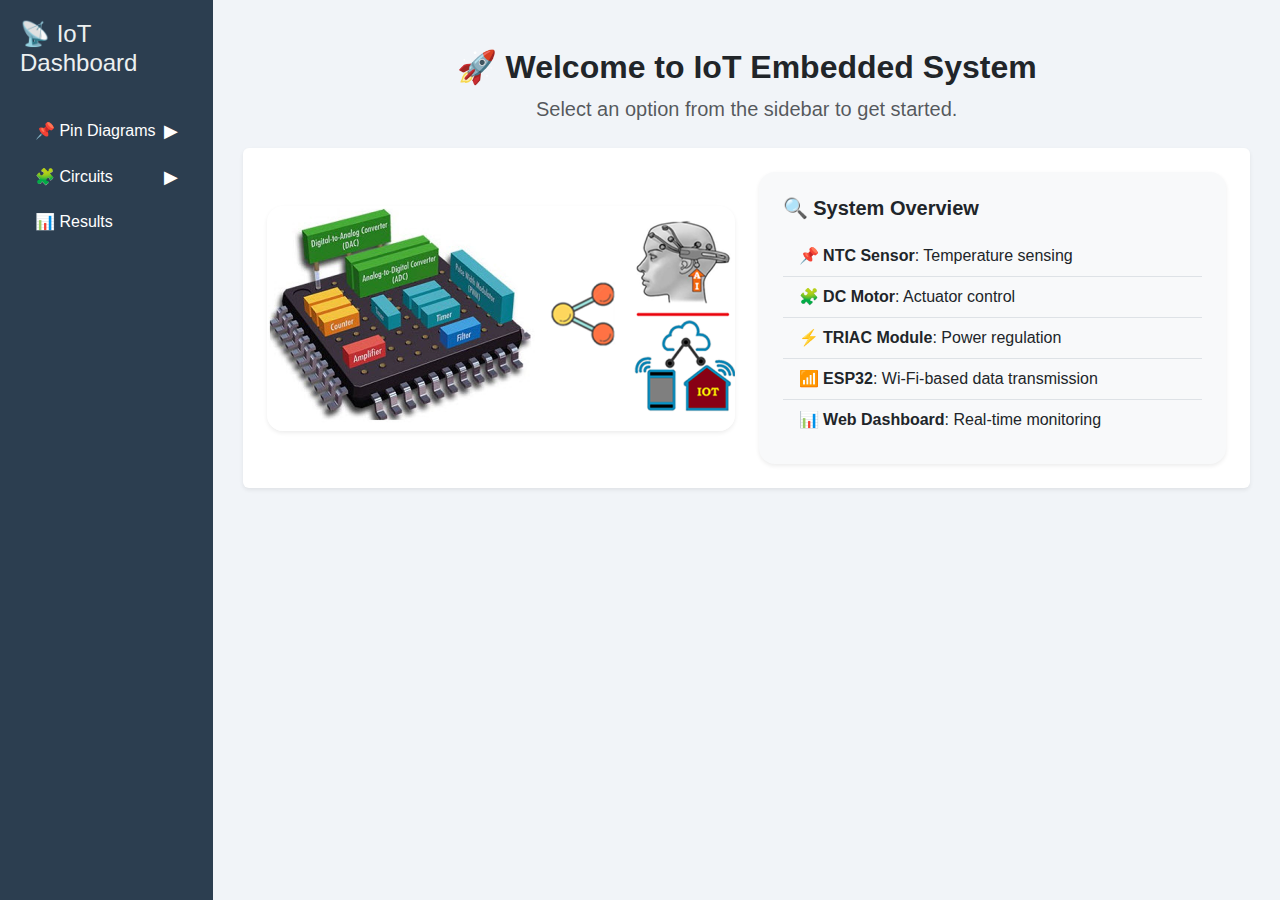
<file: index.html>
<!DOCTYPE html>
<html lang="en">

<head>
    <meta charset="UTF-8" />
    <meta name="viewport" content="width=device-width, initial-scale=1" />
    <title>IoT Embedded System Dashboard</title>

    <link href="https://cdn.jsdelivr.net/npm/bootstrap@5.3.3/dist/css/bootstrap.min.css" rel="stylesheet" />
    <link rel="stylesheet" href="style.css">
</head>

<body>
    <div class="d-flex">
        <!-- Sidebar -->
        <div class="sidebar">
            <h4><a href="index.html" style="all: unset; cursor: pointer;">📡 IoT Dashboard</a></h4>
            <ul class="nav flex-column">
                <li class="nav-item">
                    <a class="nav-link toggle-btn">📌 Pin Diagrams <span class="toggle-icon">▶</span></a>
                    <ul class="submenu">
                        <li><a href="Pin_Diagrams/pin_diagram_ntc.html">1. NTC Sensor</a></li>
                        <li><a href="Pin_Diagrams/pin_diagram_dcmotor.html">2. DC Motor</a></li>
                        <li><a href="Pin_Diagrams/pin_diagram_tric.html">3. TRIAC Module</a></li>
                    </ul>
                </li>
                <li class="nav-item">
                    <a class="nav-link toggle-btn">🧩 Circuits <span class="toggle-icon">▶</span></a>
                    <ul class="submenu">
                        <li><a href="Circuits/circuit_ntc.html">1. NTC Sensor</a></li>
                        <li><a href="Circuits/circuit_dcmotor.html">2. DC Motor</a></li>
                        <li><a href="Circuits/circuit_tric.html">3. TRIAC Module</a></li>
                    </ul>
                </li>
                <li class="nav-item">
                    <a class="nav-link" href="./Results/result_ntc.html">📊 Results</a>
                </li>
            </ul>
        </div>

        <!-- Main Content -->
        <div class="main-content container py-5">
            <div class="text-center mb-4">
                <h2 class="fw-bold">🚀 Welcome to IoT Embedded System</h2>
                <p class="text-muted fs-5">Select an option from the sidebar to get started.</p>
            </div>

            <div class="card shadow-sm border-0">
                <div class="card-body p-4">
                    <div class="row justify-content-center align-items-center">
                        <div class="col-lg-6 text-center mb-4 mb-lg-0">
                            <img src="Assets/home.png" alt="Home Diagram" class="img-fluid rounded-4 shadow-sm">
                        </div>
                        <div class="col-lg-6">
                            <div class="bg-light p-4 rounded-4 shadow-sm h-100">
                                <h5 class="fw-semibold mb-3">🔍 System Overview</h5>
                                <ul class="list-group list-group-flush">
                                    <li class="list-group-item bg-light">📌 <strong>NTC Sensor</strong>: Temperature
                                        sensing</li>
                                    <li class="list-group-item bg-light">🧩 <strong>DC Motor</strong>: Actuator control
                                    </li>
                                    <li class="list-group-item bg-light">⚡ <strong>TRIAC Module</strong>: Power
                                        regulation</li>
                                    <li class="list-group-item bg-light">📶 <strong>ESP32</strong>: Wi-Fi-based data
                                        transmission</li>
                                    <li class="list-group-item bg-light">📊 <strong>Web Dashboard</strong>: Real-time
                                        monitoring</li>
                                </ul>
                            </div>
                        </div>
                    </div>
                </div>
            </div>
        </div>

    </div>


    <!-- Bootstrap JS -->
    <script src="https://cdn.jsdelivr.net/npm/bootstrap@5.3.3/dist/js/bootstrap.bundle.min.js"></script>

    <script src="./pinDetails.js"></script>

    <!-- Sidebar Toggle Logic -->
    <script>
        console.log("here i am : ", pinDetails);

        document.querySelectorAll('.toggle-btn').forEach(button => {
            button.addEventListener('click', function () {
                const submenu = this.nextElementSibling;
                const icon = this.querySelector('.toggle-icon');
                submenu.classList.toggle('open');
                icon.classList.toggle('rotate');
            });
        });

    </script>


</body>

</html>
</file>
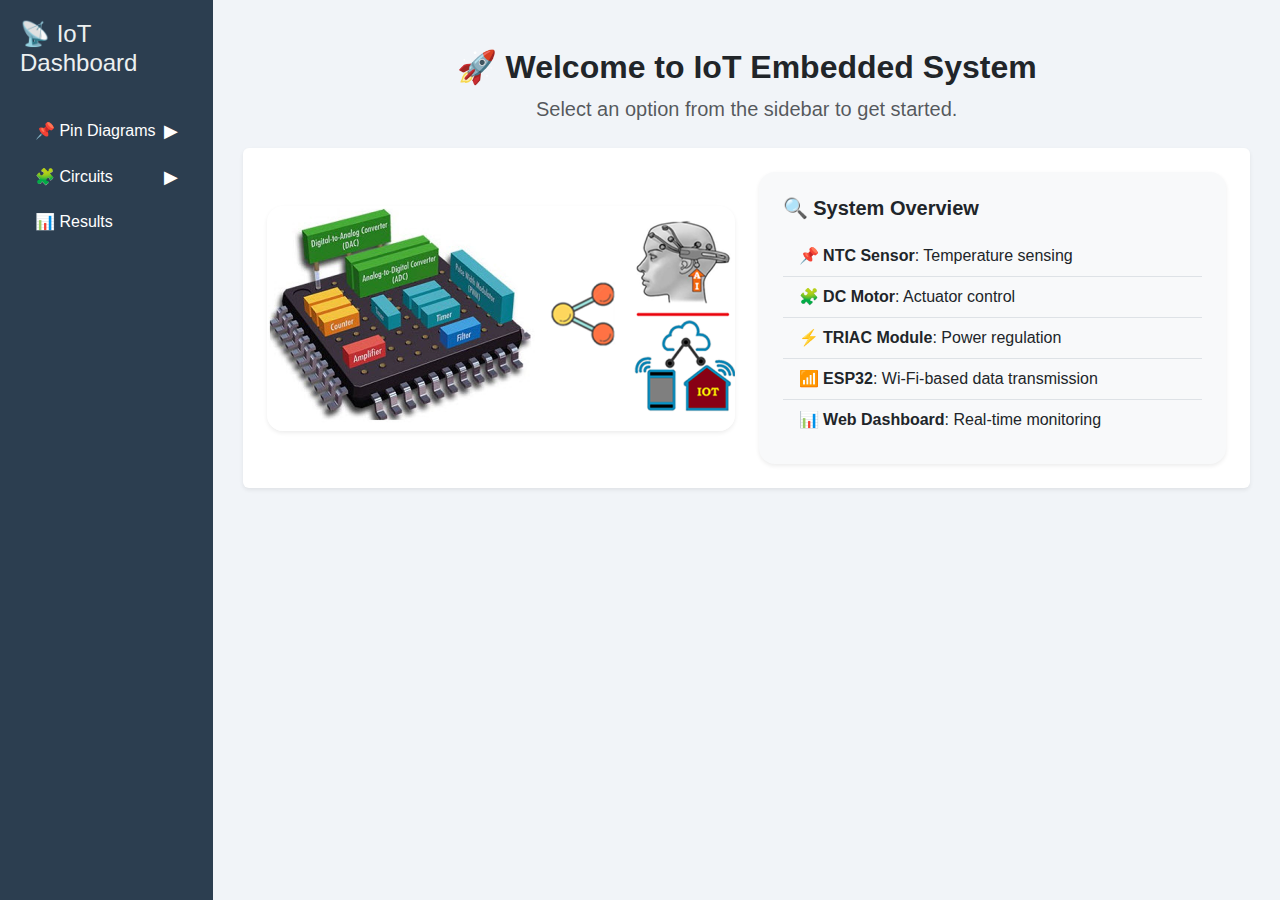
<file: project.html>
<!DOCTYPE html>
<html lang="en">

<head>
    <meta charset="UTF-8" />
    <meta name="viewport" content="width=device-width, initial-scale=1" />
    <title>IoT Embedded System Dashboard</title>

    <link href="https://cdn.jsdelivr.net/npm/bootstrap@5.3.3/dist/css/bootstrap.min.css" rel="stylesheet" />
    <link rel="stylesheet" href="style.css">
</head>

<body>
    <div class="d-flex">
        <!-- Sidebar -->
        <div class="sidebar">
            <h4><a href="project.html" style="all: unset; cursor: pointer;">📡 IoT Dashboard</a></h4>
            <ul class="nav flex-column">
                <li class="nav-item">
                    <a class="nav-link toggle-btn">📌 Pin Diagrams <span class="toggle-icon">▶</span></a>
                    <ul class="submenu">
                        <li><a href="Pin_Diagrams/pin_diagram_ntc.html">1. NTC Sensor</a></li>
                        <li><a href="Pin_Diagrams/pin_diagram_dcmotor.html">2. DC Motor</a></li>
                        <li><a href="Pin_Diagrams/pin_diagram_tric.html">3. TRIAC Module</a></li>
                    </ul>
                </li>
                <li class="nav-item">
                    <a class="nav-link toggle-btn">🧩 Circuits <span class="toggle-icon">▶</span></a>
                    <ul class="submenu">
                        <li><a href="Circuits/circuit_ntc.html">1. NTC Sensor</a></li>
                        <li><a href="Circuits/circuit_dcmotor.html">2. DC Motor</a></li>
                        <li><a href="Circuits/circuit_tric.html">3. TRIAC Module</a></li>
                    </ul>
                </li>
                <li class="nav-item">
                    <a class="nav-link" href="./Results/result_ntc.html">📊 Results</a>
                </li>
            </ul>
        </div>

        <!-- Main Content -->
        <div class="main-content container py-5">
            <div class="text-center mb-4">
                <h2 class="fw-bold">🚀 Welcome to IoT Embedded System</h2>
                <p class="text-muted fs-5">Select an option from the sidebar to get started.</p>
            </div>

            <div class="card shadow-sm border-0">
                <div class="card-body p-4">
                    <div class="row justify-content-center align-items-center">
                        <div class="col-lg-6 text-center mb-4 mb-lg-0">
                            <img src="Assets/home.png" alt="Home Diagram" class="img-fluid rounded-4 shadow-sm">
                        </div>
                        <div class="col-lg-6">
                            <div class="bg-light p-4 rounded-4 shadow-sm h-100">
                                <h5 class="fw-semibold mb-3">🔍 System Overview</h5>
                                <ul class="list-group list-group-flush">
                                    <li class="list-group-item bg-light">📌 <strong>NTC Sensor</strong>: Temperature
                                        sensing</li>
                                    <li class="list-group-item bg-light">🧩 <strong>DC Motor</strong>: Actuator control
                                    </li>
                                    <li class="list-group-item bg-light">⚡ <strong>TRIAC Module</strong>: Power
                                        regulation</li>
                                    <li class="list-group-item bg-light">📶 <strong>ESP32</strong>: Wi-Fi-based data
                                        transmission</li>
                                    <li class="list-group-item bg-light">📊 <strong>Web Dashboard</strong>: Real-time
                                        monitoring</li>
                                </ul>
                            </div>
                        </div>
                    </div>
                </div>
            </div>
        </div>

    </div>


    <!-- Bootstrap JS -->
    <script src="https://cdn.jsdelivr.net/npm/bootstrap@5.3.3/dist/js/bootstrap.bundle.min.js"></script>

    <script src="./pinDetails.js"></script>

    <!-- Sidebar Toggle Logic -->
    <script>
        console.log("here i am : ", pinDetails);

        document.querySelectorAll('.toggle-btn').forEach(button => {
            button.addEventListener('click', function () {
                const submenu = this.nextElementSibling;
                const icon = this.querySelector('.toggle-icon');
                submenu.classList.toggle('open');
                icon.classList.toggle('rotate');
            });
        });

    </script>


</body>

</html>
</file>
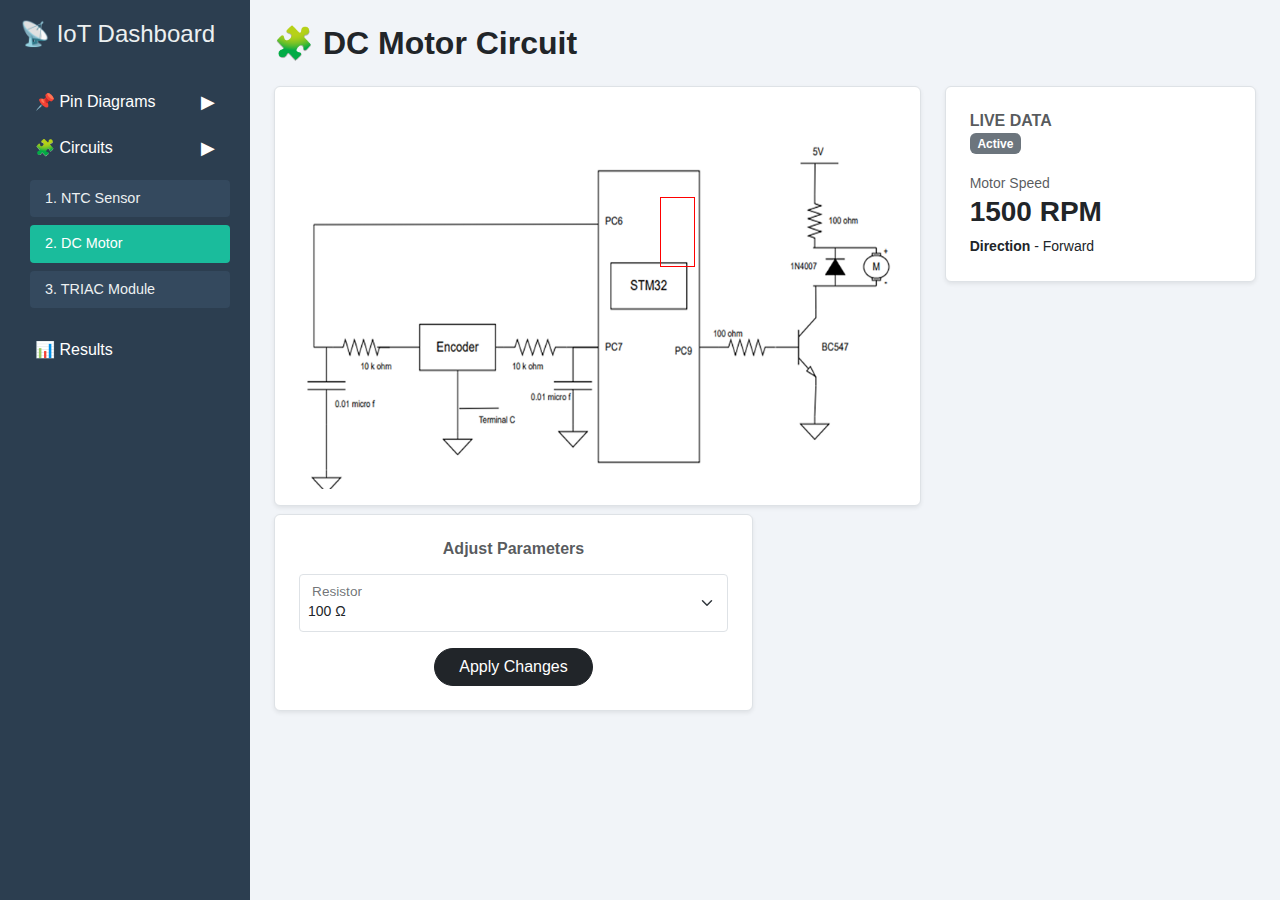
<file: Circuits/circuit_dcmotor.html>
<!DOCTYPE html>
<html lang="en">

<head>
    <meta charset="UTF-8" />
    <meta name="viewport" content="width=device-width, initial-scale=1" />
    <title>IoT Embedded System Dashboard</title>

    <link href="https://cdn.jsdelivr.net/npm/bootstrap@5.3.3/dist/css/bootstrap.min.css" rel="stylesheet" />
    <link rel="stylesheet" href="../style.css">
</head>

<body>
    <div class="d-flex">
        <!-- Sidebar -->
        <div class="sidebar">
            <h4><a href="../project.html" style="all: unset; cursor: pointer;">📡 IoT Dashboard</a></h4>
            <ul class="nav flex-column">
                <li class="nav-item">
                    <a class="nav-link toggle-btn">📌 Pin Diagrams <span class="toggle-icon">▶</span></a>
                    <ul class="submenu">
                        <li><a href="../Pin_Diagrams/pin_diagram_ntc.html">1. NTC Sensor</a></li>
                        <li><a href="../Pin_Diagrams/pin_diagram_dcmotor.html">2. DC Motor</a></li>
                        <li><a href="../Pin_Diagrams/pin_diagram_tric.html">3. TRIAC Module</a></li>
                    </ul>
                </li>
                <li class="nav-item">
                    <a class="nav-link toggle-btn">🧩 Circuits <span class="toggle-icon">▶</span></a>
                    <ul class="submenu open">
                        <li><a href="circuit_ntc.html">1. NTC Sensor</a></li>
                        <li><a class="active" href="circuit_dcmotor.html">2. DC Motor</a></li>
                        <li><a href="circuit_tric.html">3. TRIAC Module</a></li>
                    </ul>
                </li>
                <li class="nav-item">
                    <a class="nav-link" href="../Results/result_ntc.html">📊 Results</a>
                </li>
            </ul>
        </div>

       <!-- Main Content -->
        <div class="main-content p-4">
            <h2 class="mb-4 fw-semibold">🧩 DC Motor Circuit</h2>

            <div class="row g-4 align-items-start">
                <!-- Circuit Image -->
                <div class="col-lg-8">
                    <div class="bg-white rounded shadow-sm p-3 text-center border" style="position: relative;">
                        <img src="../Assets/circuit_dcmotor.png" alt="NTC Circuit Diagram" class="img-fluid rounded" 
                            style="max-height: 420px; object-fit: contain;">
                        <div style="border: 1px solid red; width: 35px; height: 70px; position: absolute;  right: 225px; top: 110px;"></div>        
                    </div>
                </div>

                <!-- Live Data Panel -->
                <div class="col-lg-4">
                    <div class="bg-white rounded shadow-sm p-4 border">
                        <div class="justify-content-between align-items-center mb-3">
                            <h6 class="text-uppercase fw-bold text-muted m-0">Live Data</h6>
                            <span class="badge bg-secondary">Active</span>
                        </div>
                        <div>
                            <small class="text-muted">Motor Speed</small>
                            <h3 class="fw-bold text-dark">1500 RPM</h3>
                            <div class=" mt-2 align-items-center small">
                                <b>Direction</b> - Forward
                            </div>
                        </div>
                    </div>
                </div>
            </div>

            <!-- Settings Section -->
            <div class="row justify-content-start mt-2">
                <div class="col-md-6">
                    <div class="bg-white border rounded shadow-sm p-4 text-center">
                        <h6 class="fw-semibold mb-3 text-muted">Adjust Parameters</h6>
                        <div class="flex-wrap justify-content-center gap-3 mb-3">
                            <div class="form-floating" style="min-width: 130px;">
                                <select class="form-select form-select-sm" id="resistorSelect">
                                    <option selected>100 Ω</option>
                                    <option>10 Ω</option>
                                    <option>500 Ω</option>
                                </select>
                                <label for="resistorSelect">Resistor</label>
                            </div>
                        </div>
                        <button class="btn btn-dark px-4 rounded-pill">Apply Changes</button>
                    </div>
                </div>
            </div>
        </div>

    </div>


    <!-- Bootstrap JS -->
    <script src="https://cdn.jsdelivr.net/npm/bootstrap@5.3.3/dist/js/bootstrap.bundle.min.js"></script>

    <script src="../pinDetails.js"></script>

    <!-- Sidebar Toggle Logic -->
    <script>
        console.log("here i am : ", pinDetails);

        document.querySelectorAll('.toggle-btn').forEach(button => {
            button.addEventListener('click', function () {
                const submenu = this.nextElementSibling;
                const icon = this.querySelector('.toggle-icon');
                submenu.classList.toggle('open');
                icon.classList.toggle('rotate');
            });
        });

    </script>


</body>

</html>
</file>
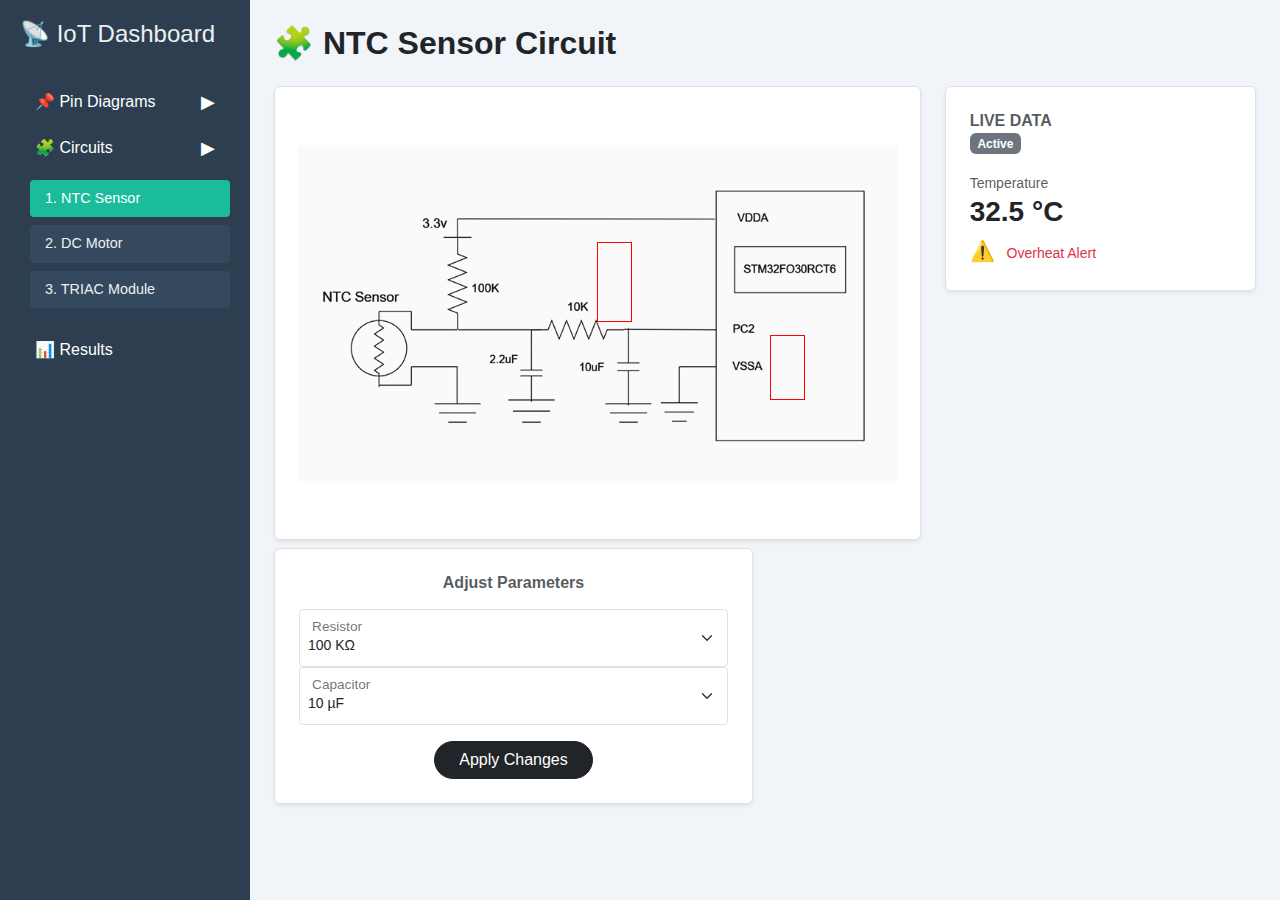
<file: Circuits/circuit_ntc.html>
<!DOCTYPE html>
<html lang="en">

<head>
    <meta charset="UTF-8" />
    <meta name="viewport" content="width=device-width, initial-scale=1" />
    <title>IoT Embedded System Dashboard</title>

    <link href="https://cdn.jsdelivr.net/npm/bootstrap@5.3.3/dist/css/bootstrap.min.css" rel="stylesheet" />
    <link rel="stylesheet" href="../style.css">
</head>

<body>
    <div class="d-flex">
        <!-- Sidebar -->
        <div class="sidebar">
            <h4><a href="../index.html" style="all: unset; cursor: pointer;">📡 IoT Dashboard</a></h4>
            <ul class="nav flex-column">
                <li class="nav-item">
                    <a class="nav-link toggle-btn">📌 Pin Diagrams <span class="toggle-icon">▶</span></a>
                    <ul class="submenu">
                        <li><a href="../Pin_Diagrams/pin_diagram_ntc.html">1. NTC Sensor</a></li>
                        <li><a href="../Pin_Diagrams/pin_diagram_dcmotor.html">2. DC Motor</a></li>
                        <li><a href="../Pin_Diagrams/pin_diagram_tric.html">3. TRIAC Module</a></li>
                    </ul>
                </li>
                <li class="nav-item">
                    <a class="nav-link toggle-btn">🧩 Circuits <span class="toggle-icon">▶</span></a>
                    <ul class="submenu open">
                        <li><a class="active" href="circuit_ntc.html">1. NTC Sensor</a></li>
                        <li><a href="circuit_dcmotor.html">2. DC Motor</a></li>
                        <li><a href="circuit_tric.html">3. TRIAC Module</a></li>
                    </ul>
                </li>
                <li class="nav-item">
                    <a class="nav-link" href="../Results/result_ntc.html">📊 Results</a>
                </li>
            </ul>
        </div>

        <!-- Main Content -->
        <div class="main-content p-4">
            <h2 class="mb-4 fw-semibold">🧩 NTC Sensor Circuit</h2>

            <div class="row g-4 align-items-start">
                <!-- Circuit Image -->
                <div class="col-lg-8">
                    <div class="bg-white rounded shadow-sm p-3 text-center border" style="position: relative;">
                        <img src="../Assets/circuit_ntc.png" alt="NTC Circuit Diagram" class="img-fluid rounded"
                            style="max-height: 420px; object-fit: contain;">
                        <div style="border: 1px solid red; width: 35px; height: 80px; position: absolute;  left: 322px; top: 155px;"></div>    
                        <div style="border: 1px solid red; width: 35px; height: 65px; position: absolute;  left: 495px; top: 248px;"></div>    
                    </div>
                </div>

                <!-- Live Data Panel -->
                <div class="col-lg-4">
                    <div class="bg-white rounded shadow-sm p-4 border">
                        <div class="justify-content-between align-items-center mb-3">
                            <h6 class="text-uppercase fw-bold text-muted m-0">Live Data</h6>
                            <span class="badge bg-secondary">Active</span>
                        </div>
                        <div>
                            <small class="text-muted">Temperature</small>
                            <h3 class="fw-bold text-dark">32.5 °C</h3>
                            <div class="text-danger mt-2 align-items-center small" translate="no">
                                <span class="me-2 fs-5">⚠️</span> Overheat Alert
                            </div>


                        </div>
                    </div>
                </div>
            </div>

            <!-- Settings Section -->
            <div class="row justify-content-start mt-2">
                <div class="col-md-6">
                    <div class="bg-white border rounded shadow-sm p-4 text-center">
                        <h6 class="fw-semibold mb-3 text-muted">Adjust Parameters</h6>
                        <div class="flex-wrap justify-content-center gap-3 mb-3">
                            <div class="form-floating" style="min-width: 130px;">
                                <select class="form-select form-select-sm" id="resistorSelect">
                                    <option selected>100 KΩ</option>
                                    <option>47 KΩ</option>
                                    <option>10 KΩ</option>
                                </select>
                                <label for="resistorSelect">Resistor</label>
                            </div>
                            <div class="form-floating" style="min-width: 130px;">
                                <select class="form-select form-select-sm" id="capacitorSelect">
                                    <option selected>10 µF</option>
                                    <option>1 µF</option>
                                    <option>0.1 µF</option>
                                </select>
                                <label for="capacitorSelect">Capacitor</label>
                            </div>
                        </div>
                        <button class="btn btn-dark px-4 rounded-pill">Apply Changes</button>
                    </div>
                </div>
            </div>
        </div>

    </div>

    </div>


    <!-- Bootstrap JS -->
    <script src="https://cdn.jsdelivr.net/npm/bootstrap@5.3.3/dist/js/bootstrap.bundle.min.js"></script>

    <script src="../pinDetails.js"></script>

    <!-- Sidebar Toggle Logic -->
    <script>
        console.log("here i am : ", pinDetails);

        document.querySelectorAll('.toggle-btn').forEach(button => {
            button.addEventListener('click', function () {
                const submenu = this.nextElementSibling;
                const icon = this.querySelector('.toggle-icon');
                submenu.classList.toggle('open');
                icon.classList.toggle('rotate');
            });
        });

    </script>


</body>

</html>
</file>
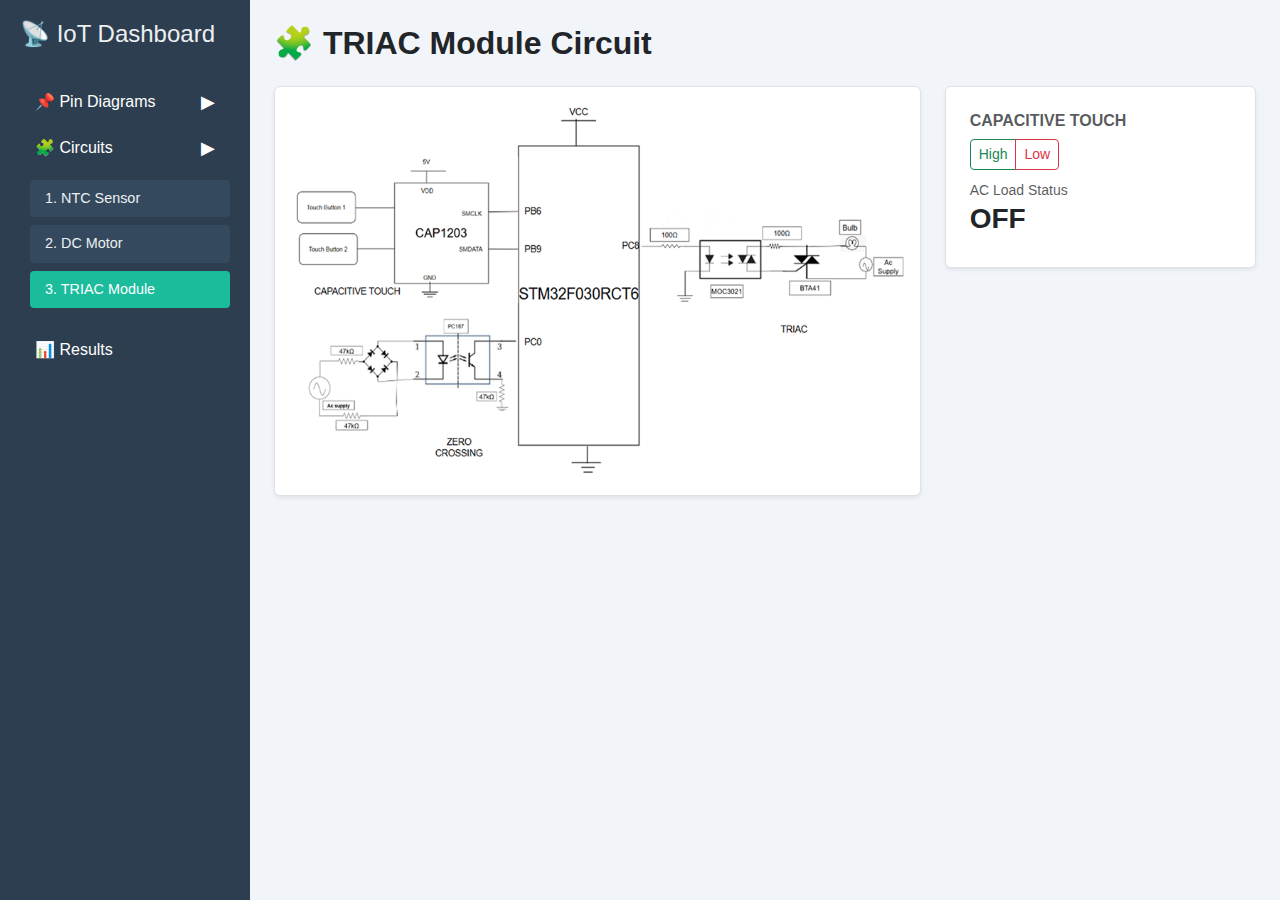
<file: Circuits/circuit_tric.html>
<!DOCTYPE html>
<html lang="en">

<head>
    <meta charset="UTF-8" />
    <meta name="viewport" content="width=device-width, initial-scale=1" />
    <title>IoT Embedded System Dashboard</title>

    <link href="https://cdn.jsdelivr.net/npm/bootstrap@5.3.3/dist/css/bootstrap.min.css" rel="stylesheet" />
    <link rel="stylesheet" href="../style.css">
</head>

<body>
    <div class="d-flex">
        <!-- Sidebar -->
        <div class="sidebar">
            <h4><a href="../project.html" style="all: unset; cursor: pointer;">📡 IoT Dashboard</a></h4>
            <ul class="nav flex-column">
                <li class="nav-item">
                    <a class="nav-link toggle-btn">📌 Pin Diagrams <span class="toggle-icon">▶</span></a>
                    <ul class="submenu">
                        <li><a href="../Pin_Diagrams/pin_diagram_ntc.html">1. NTC Sensor</a></li>
                        <li><a href="../Pin_Diagrams/pin_diagram_dcmotor.html">2. DC Motor</a></li>
                        <li><a href="../Pin_Diagrams/pin_diagram_tric.html">3. TRIAC Module</a></li>
                    </ul>
                </li>
                <li class="nav-item">
                    <a class="nav-link toggle-btn">🧩 Circuits <span class="toggle-icon">▶</span></a>
                    <ul class="submenu open">
                        <li><a href="circuit_ntc.html">1. NTC Sensor</a></li>
                        <li><a href="circuit_dcmotor.html">2. DC Motor</a></li>
                        <li><a class="active" href="circuit_tric.html">3. TRIAC Module</a></li>
                    </ul>
                </li>
                <li class="nav-item">
                    <a class="nav-link" href="../Results/result_ntc.html">📊 Results</a>
                </li>
            </ul>
        </div>

        <!-- Main Content -->
        <div class="main-content p-4">
            <h2 class="mb-4 fw-semibold">🧩 TRIAC Module Circuit</h2>

            <div class="row g-4 align-items-start">
                <!-- Circuit Image -->
                <div class="col-lg-8">
                    <div class="bg-white rounded shadow-sm p-3 text-center border">
                        <img src="../Assets/circuit_triac.png" alt="NTC Circuit Diagram" class="img-fluid rounded"
                            style="max-height: 420px; object-fit: contain;">
                    </div>
                </div>

                <!-- Live Data Panel -->
                <div class="col-lg-4">
                    <div class="bg-white rounded shadow-sm p-4 border">
                        <!-- Title and Buttons Row -->
                        <div class=" justify-content-between align-items-center mb-2">
                            <h6 class="text-uppercase fw-bold text-muted mb-2">Capacitive Touch</h6>
                            <div class="btn-group" role="group" aria-label="Touch Level">
                                <button type="button" class="btn btn-sm btn-outline-success">High</button>
                                <button type="button" class="btn btn-sm btn-outline-danger">Low</button>
                            </div>
                        </div>

                        <!-- AC Load Status -->
                        <div>
                            <small class="text-muted">AC Load Status</small>
                            <h3 class="fw-bold text-dark">OFF</h3>
                        </div>
                    </div>
                </div>

            </div>

        </div>

    </div>


    <!-- Bootstrap JS -->
    <script src="https://cdn.jsdelivr.net/npm/bootstrap@5.3.3/dist/js/bootstrap.bundle.min.js"></script>

    <script src="../pinDetails.js"></script>

    <!-- Sidebar Toggle Logic -->
    <script>
        console.log("here i am : ", pinDetails);

        document.querySelectorAll('.toggle-btn').forEach(button => {
            button.addEventListener('click', function () {
                const submenu = this.nextElementSibling;
                const icon = this.querySelector('.toggle-icon');
                submenu.classList.toggle('open');
                icon.classList.toggle('rotate');
            });
        });

    </script>


</body>

</html>
</file>
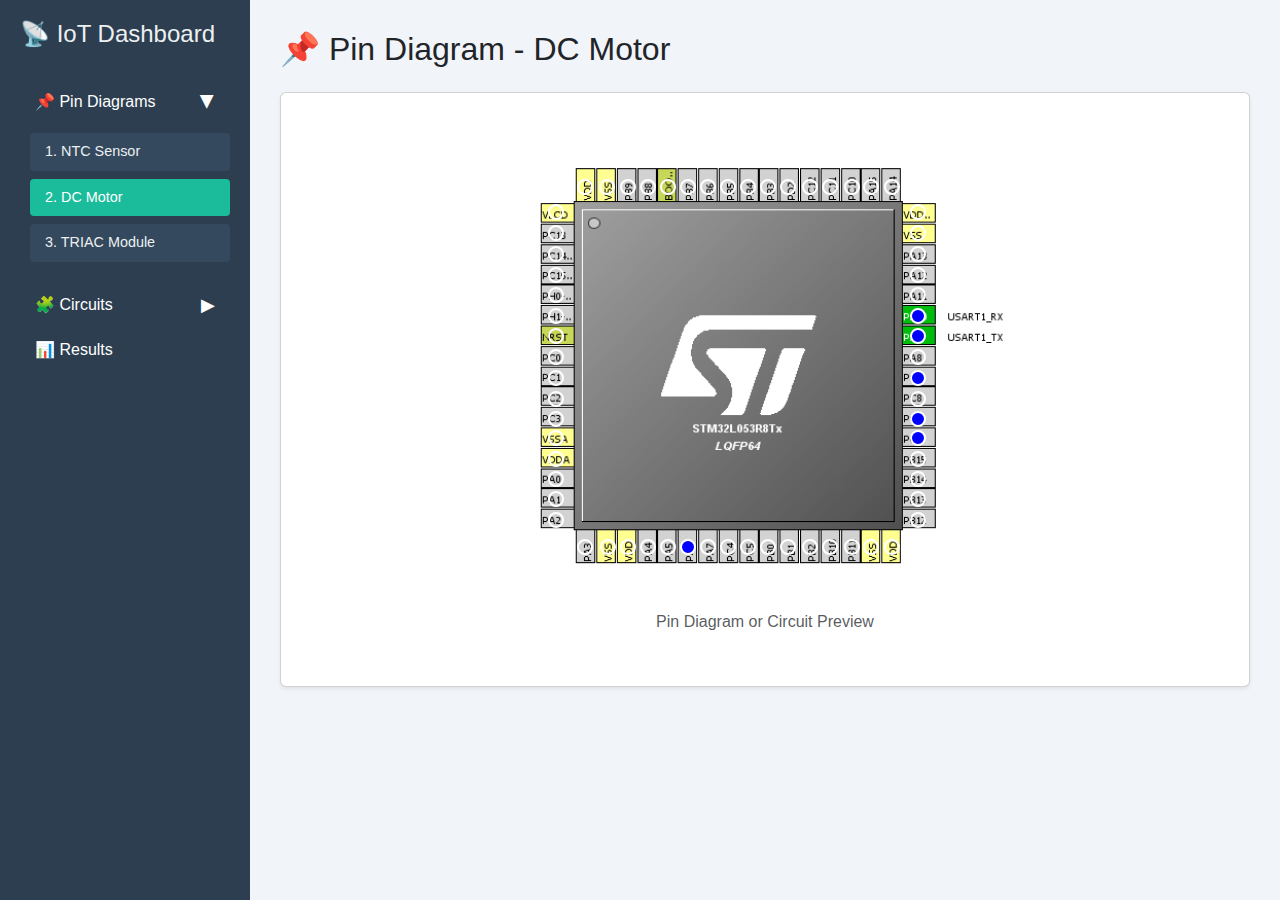
<file: Pin_Diagrams/pin_diagram_dcmotor.html>
<!DOCTYPE html>
<html lang="en">

<head>
    <meta charset="UTF-8" />
    <meta name="viewport" content="width=device-width, initial-scale=1" />
    <title>IoT Embedded System Dashboard</title>

    <link href="https://cdn.jsdelivr.net/npm/bootstrap@5.3.3/dist/css/bootstrap.min.css" rel="stylesheet" />
    <link rel="stylesheet" href="../style.css">
</head>

<body>
    <div class="d-flex">
        <!-- Sidebar -->
        <div class="sidebar">
            <h4><a href="../project.html" style="all: unset; cursor: pointer;">📡 IoT Dashboard</a></h4>
            <ul class="nav flex-column">
                <li class="nav-item">
                    <a class="nav-link active toggle-btn">📌 Pin Diagrams <span class="toggle-icon rotate">▶</span></a>
                    <ul class="submenu open">
                        <li><a href="pin_diagram_ntc.html">1. NTC Sensor</a></li>
                        <li><a class="active" href="pin_diagram_dcmotor.html">2. DC Motor</a></li>
                        <li><a href="pin_diagram_tric.html">3. TRIAC Module</a></li>
                    </ul>
                </li>
                <li class="nav-item">
                    <a class="nav-link toggle-btn">🧩 Circuits <span class="toggle-icon">▶</span></a>
                    <ul class="submenu">
                        <li><a href="../Circuits/circuit_ntc.html">1. NTC Sensor</a></li>
                        <li><a href="../Circuits/circuit_dcmotor.html">2. DC Motor</a></li>
                        <li><a href="../Circuits/circuit_tric.html">3. TRIAC Module</a></li>
                    </ul>
                </li>
                <li class="nav-item">
                    <a class="nav-link" href="../Results/result_ntc.html">📊 Results</a>
                </li>
            </ul>
        </div>

        <!-- Main Content -->
        <div class="main-content">
            <h2>📌 Pin Diagram - DC Motor</h2>

            <div class="card mt-4 shadow-sm">
                <div class="card-body text-center">
                    <div class="pin-map-container">
                        <img src="../Assets/pin_image.png" alt="Pin Diagram" class="img-fluid">

                        <!-- Example Pin Positions -->
                        <div class="pin-button" style="top: 50px; left: 62px;" data-pin="VDD"></div>
                        <div class="pin-button" style="top: 50px; left: 84px;" data-pin="VSS"></div>
                        <div class="pin-button" style="top: 50px; left: 105px;" data-pin="PB9"></div>
                        <div class="pin-button" style="top: 50px; left: 125px;" data-pin="PB8"></div>
                        <div class="pin-button" style="top: 50px; left: 145px;" data-pin="BOOT0"></div>
                        <div class="pin-button" style="top: 50px; left: 165px;" data-pin="PB7"></div>
                        <div class="pin-button" style="top: 50px; left: 185px;" data-pin="PB6"></div>
                        <div class="pin-button" style="top: 50px; left: 205px;" data-pin="PB5"></div>
                        <div class="pin-button" style="top: 50px; left: 225px;" data-pin="PB4"></div>
                        <div class="pin-button" style="top: 50px; left: 245px;" data-pin="PB3"></div>
                        <div class="pin-button" style="top: 50px; left: 265px;" data-pin="PD2"></div>
                        <div class="pin-button" style="top: 50px; left: 287px;" data-pin="PC12"></div>
                        <div class="pin-button" style="top: 50px; left: 307PX;" data-pin="PC11"></div>
                        <div class="pin-button" style="top: 50px; left: 329px;" data-pin="PC10"></div>
                        <div class="pin-button" style="top: 50px; left: 348px;" data-pin="PA15"></div>
                        <div class="pin-button" style="top: 50px; left: 369px;" data-pin="PA14"></div>

                        <div class="pin-button" style="top: 410PX; left: 62px;" data-pin="PA3"></div>
                        <div class="pin-button" style="top: 410px; left: 85px;" data-pin="VSS"></div>
                        <div class="pin-button" style="top: 410px; left: 105px;" data-pin="VDD"></div>
                        <div class="pin-button" style="top: 410px; left: 125px;" data-pin="PA4"></div>
                        <div class="pin-button" style="top: 410px; left: 145px;" data-pin="PA5"></div>
                        <div class="pin-button active" style="top: 410PX; left: 165px;" data-pin="PA6"></div>
                        <div class="pin-button" style="top: 410px; left: 185px;" data-pin="PA7"></div>
                        <div class="pin-button" style="top: 410px; left: 205px;" data-pin="PC4"></div>
                        <div class="pin-button" style="top: 410px; left: 225px;" data-pin="PC5"></div>
                        <div class="pin-button" style="top: 410px; left: 245px;" data-pin="PB0"></div>
                        <div class="pin-button" style="top: 410PX; left: 265px;" data-pin="PB1"></div>
                        <div class="pin-button" style="top: 410px; left: 287px;" data-pin="PB2"></div>
                        <div class="pin-button" style="top: 410px; left: 307PX;" data-pin="PB10"></div>
                        <div class="pin-button" style="top: 410px; left: 329px;" data-pin="PB11"></div>
                        <div class="pin-button" style="top: 410px; left: 348px;" data-pin="VSS"></div>
                        <div class="pin-button" style="top: 410PX; left: 369px;" data-pin="VDD"></div>

                        <div class="pin-button" style="top: 75PX; left:33px;" data-pin="VDD"></div>
                        <div class="pin-button" style="top: 96px; left: 33px;" data-pin="PC13"></div>
                        <div class="pin-button" style="top: 117px; left: 33px;" data-pin="PC14"></div>
                        <div class="pin-button" style="top: 138px; left: 33px;" data-pin="PC15"></div>
                        <div class="pin-button" style="top: 158px; left: 33px;" data-pin="PF0"></div>
                        <div class="pin-button" style="top: 179PX; left: 33px;" data-pin="PF1"></div>
                        <div class="pin-button" style="top: 199px; left: 33px;" data-pin="NRST"></div>
                        <div class="pin-button" style="top: 220px; left: 33px;" data-pin="PC0"></div>
                        <div class="pin-button" style="top: 241px; left: 33px;" data-pin="PC1"></div>
                        <div class="pin-button" style="top: 262px; left: 33px;" data-pin="PC2"></div>
                        <div class="pin-button" style="top: 282PX; left: 33px;" data-pin="PC3"></div>
                        <div class="pin-button" style="top: 301px; left: 33px;" data-pin="VSSA"></div>
                        <div class="pin-button" style="top: 322px; left: 33PX;" data-pin="VDDA"></div>
                        <div class="pin-button" style="top: 342px; left: 33px;" data-pin="PA0"></div>
                        <div class="pin-button" style="top: 362px; left: 33px;" data-pin="PA1"></div>
                        <div class="pin-button" style="top: 383PX; left: 33px;" data-pin="PA2"></div>

                        <div class="pin-button" style="top: 75PX; left: 395px;" data-pin="VDD"></div>
                        <div class="pin-button" style="top: 96px; left: 395px;" data-pin="VSS"></div>
                        <div class="pin-button" style="top: 117px; left: 395px;" data-pin="PA13"></div>
                        <div class="pin-button" style="top: 138px; left: 395px;" data-pin="PA12"></div>
                        <div class="pin-button" style="top: 158px; left: 395px;" data-pin="PA11"></div>
                        <div class="pin-button active" style="top: 179PX; left: 395px;" data-pin="PA10"></div>
                        <div class="pin-button active" style="top: 199px; left: 395px;" data-pin="PA9"></div>
                        <div class="pin-button" style="top: 220px; left: 395px;" data-pin="PA8"></div>
                        <div class="pin-button active" style="top: 241px; left: 395px;" data-pin="PC9"></div>
                        <div class="pin-button" style="top: 262px; left: 395px;" data-pin="PC8"></div>
                        <div class="pin-button active" style="top: 282PX; left: 395px;" data-pin="PC7"></div>
                        <div class="pin-button active" style="top: 301px; left: 395px;" data-pin="PC6"></div>
                        <div class="pin-button" style="top: 322px; left: 395PX;" data-pin="PB15"></div>
                        <div class="pin-button" style="top: 342px; left: 395px;" data-pin="PB14"></div>
                        <div class="pin-button" style="top: 362px; left: 395px;" data-pin="PB13"></div>
                        <div class="pin-button" style="top: 383PX; left: 395px;" data-pin="PB12"></div>



                        <p class="text-muted mt-3">Pin Diagram or Circuit Preview</p>
                    </div>
                </div>
            </div>
        </div>
    </div>

    <!-- Pin Info Modal -->
    <div class="modal fade" id="pinModal" tabindex="-1" aria-labelledby="pinModalLabel" aria-hidden="true">
        <div class="modal-dialog">
            <div class="modal-content">
                <div class="modal-header">
                    <h5 class="modal-title" id="pinModalLabel">Pin Details</h5>
                    <button type="button" class="btn-close" data-bs-dismiss="modal" aria-label="Close"></button>
                </div>
                <div class="modal-body" id="pinInfo">
                    <!-- Pin info will appear here -->
                </div>
            </div>
        </div>
    </div>

    <!-- Bootstrap JS -->
    <script src="https://cdn.jsdelivr.net/npm/bootstrap@5.3.3/dist/js/bootstrap.bundle.min.js"></script>

    <script src="../pinDetails.js"></script>

    <!-- Sidebar Toggle Logic -->
    <script>
        console.log("here i am : ", pinDetails);

        document.querySelectorAll('.toggle-btn').forEach(button => {
            button.addEventListener('click', function () {
                const submenu = this.nextElementSibling;
                const icon = this.querySelector('.toggle-icon');
                submenu.classList.toggle('open');
                icon.classList.toggle('rotate');
            });
        });


        document.querySelectorAll('.pin-button').forEach(button => {
            button.addEventListener('click', () => {
                const pin = button.getAttribute('data-pin');
                const details = pinDetails[pin] || [];

                let html = '';
                if (details.length === 0) {
                    html = '<p>No information available for this pin.</p>';
                } else {
                    html += '<ul class="list-group">';
                    details.forEach(d => {
                        html += `<li class="list-group-item"><strong>${d.name}</strong>: ${d.description}</li>`;
                    });
                    html += '</ul>';
                }

                document.getElementById('pinModalLabel').textContent = `Pin: ${pin}`;
                document.getElementById('pinInfo').innerHTML = html;

                const modal = new bootstrap.Modal(document.getElementById('pinModal'));
                modal.show();
            });
        });

    </script>


</body>

</html>
</file>
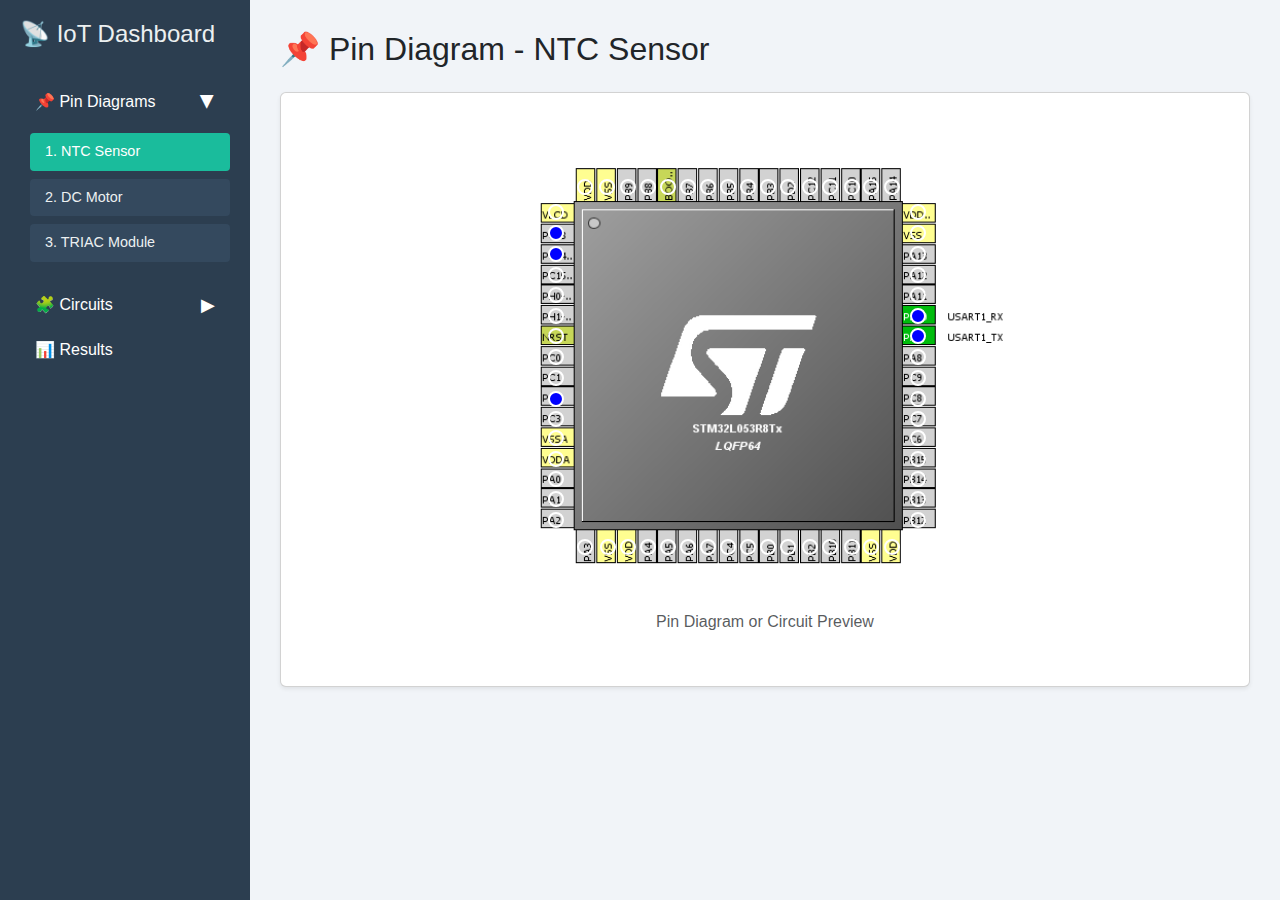
<file: Pin_Diagrams/pin_diagram_ntc.html>
<!DOCTYPE html>
<html lang="en">

<head>
    <meta charset="UTF-8" />
    <meta name="viewport" content="width=device-width, initial-scale=1" />
    <title>IoT Embedded System Dashboard</title>

    <link href="https://cdn.jsdelivr.net/npm/bootstrap@5.3.3/dist/css/bootstrap.min.css" rel="stylesheet" />
    <link rel="stylesheet" href="../style.css">
</head>

<body>
    <div class="d-flex">
        <!-- Sidebar -->
        <div class="sidebar">
            <h4><a href="../project.html" style="all: unset; cursor: pointer;">📡 IoT Dashboard</a></h4>
            <ul class="nav flex-column">
                <li class="nav-item">
                    <a class="nav-link active toggle-btn">📌 Pin Diagrams <span class="toggle-icon rotate">▶</span></a>
                    <ul class="submenu open">
                        <li><a class="active" href="pin_diagram_ntc.html">1. NTC Sensor</a></li>
                        <li><a href="pin_diagram_dcmotor.html">2. DC Motor</a></li>
                        <li><a href="pin_diagram_tric.html">3. TRIAC Module</a></li>
                    </ul>
                </li>
                <li class="nav-item">
                    <a class="nav-link toggle-btn">🧩 Circuits <span class="toggle-icon">▶</span></a>
                    <ul class="submenu">
                        <li><a href="../Circuits/circuit_ntc.html">1. NTC Sensor</a></li>
                        <li><a href="../Circuits/circuit_dcmotor.html">2. DC Motor</a></li>
                        <li><a href="../Circuits/circuit_tric.html">3. TRIAC Module</a></li>
                    </ul>
                </li>
                <li class="nav-item">
                    <a class="nav-link" href="../Results/result_ntc.html">📊 Results</a>
                </li>
            </ul>
        </div>

        <!-- Main Content -->
        <div class="main-content">
            <h2>📌 Pin Diagram - NTC Sensor</h2>
    

            <div class="card mt-4 shadow-sm">
                <div class="card-body text-center">
                    <div class="pin-map-container">
                        <img src="../Assets/pin_image.png" alt="Pin Diagram" class="img-fluid">

                        <!-- Example Pin Positions -->
                        <div class="pin-button" style="top: 50px; left: 62px;" data-pin="VDD"></div>
                        <div class="pin-button" style="top: 50px; left: 84px;" data-pin="VSS"></div>
                        <div class="pin-button" style="top: 50px; left: 105px;" data-pin="PB9"></div>
                        <div class="pin-button" style="top: 50px; left: 125px;" data-pin="PB8"></div>
                        <div class="pin-button" style="top: 50px; left: 145px;" data-pin="BOOT0"></div>
                        <div class="pin-button" style="top: 50px; left: 165px;" data-pin="PB7"></div>
                        <div class="pin-button" style="top: 50px; left: 185px;" data-pin="PB6"></div>
                        <div class="pin-button" style="top: 50px; left: 205px;" data-pin="PB5"></div>
                        <div class="pin-button" style="top: 50px; left: 225px;" data-pin="PB4"></div>
                        <div class="pin-button" style="top: 50px; left: 245px;" data-pin="PB3"></div>
                        <div class="pin-button" style="top: 50px; left: 265px;" data-pin="PD2"></div>
                        <div class="pin-button" style="top: 50px; left: 287px;" data-pin="PC12"></div>
                        <div class="pin-button" style="top: 50px; left: 307PX;" data-pin="PC11"></div>
                        <div class="pin-button" style="top: 50px; left: 329px;" data-pin="PC10"></div>
                        <div class="pin-button" style="top: 50px; left: 348px;" data-pin="PA15"></div>
                        <div class="pin-button" style="top: 50px; left: 369px;" data-pin="PA14"></div>

                        <div class="pin-button" style="top: 410PX; left: 62px;" data-pin="PA3"></div>
                        <div class="pin-button" style="top: 410px; left: 85px;" data-pin="VSS"></div>
                        <div class="pin-button" style="top: 410px; left: 105px;" data-pin="VDD"></div>
                        <div class="pin-button" style="top: 410px; left: 125px;" data-pin="PA4"></div>
                        <div class="pin-button" style="top: 410px; left: 145px;" data-pin="PA5"></div>
                        <div class="pin-button" style="top: 410PX; left: 165px;" data-pin="PA6"></div>
                        <div class="pin-button" style="top: 410px; left: 185px;" data-pin="PA7"></div>
                        <div class="pin-button" style="top: 410px; left: 205px;" data-pin="PC4"></div>
                        <div class="pin-button" style="top: 410px; left: 225px;" data-pin="PC5"></div>
                        <div class="pin-button" style="top: 410px; left: 245px;" data-pin="PB0"></div>
                        <div class="pin-button" style="top: 410PX; left: 265px;" data-pin="PB1"></div>
                        <div class="pin-button" style="top: 410px; left: 287px;" data-pin="PB2"></div>
                        <div class="pin-button" style="top: 410px; left: 307PX;" data-pin="PB10"></div>
                        <div class="pin-button" style="top: 410px; left: 329px;" data-pin="PB11"></div>
                        <div class="pin-button" style="top: 410px; left: 348px;" data-pin="VSS"></div>
                        <div class="pin-button" style="top: 410PX; left: 369px;" data-pin="VDD"></div>

                        <div class="pin-button" style="top: 75PX; left:33px;" data-pin="VDD"></div>
                        <div class="pin-button active" style="top: 96px; left: 33px;" data-pin="PC13"></div>
                        <div class="pin-button active" style="top: 117px; left: 33px;" data-pin="PC14"></div>
                        <div class="pin-button" style="top: 138px; left: 33px;" data-pin="PC15"></div>
                        <div class="pin-button" style="top: 158px; left: 33px;" data-pin="PF0"></div>
                        <div class="pin-button" style="top: 179PX; left: 33px;" data-pin="PF1"></div>
                        <div class="pin-button" style="top: 199px; left: 33px;" data-pin="NRST"></div>
                        <div class="pin-button" style="top: 220px; left: 33px;" data-pin="PC0"></div>
                        <div class="pin-button" style="top: 241px; left: 33px;" data-pin="PC1"></div>
                        <div class="pin-button active" style="top: 262px; left: 33px;" data-pin="PC2"></div>
                        <div class="pin-button" style="top: 282PX; left: 33px;" data-pin="PC3"></div>
                        <div class="pin-button" style="top: 301px; left: 33px;" data-pin="VSSA"></div>
                        <div class="pin-button" style="top: 322px; left: 33PX;" data-pin="VDDA"></div>
                        <div class="pin-button" style="top: 342px; left: 33px;" data-pin="PA0"></div>
                        <div class="pin-button" style="top: 362px; left: 33px;" data-pin="PA1"></div>
                        <div class="pin-button" style="top: 383PX; left: 33px;" data-pin="PA2"></div>

                        <div class="pin-button" style="top: 75PX; left: 395px;" data-pin="VDD"></div>
                        <div class="pin-button" style="top: 96px; left: 395px;" data-pin="VSS"></div>
                        <div class="pin-button" style="top: 117px; left: 395px;" data-pin="PA13"></div>
                        <div class="pin-button" style="top: 138px; left: 395px;" data-pin="PA12"></div>
                        <div class="pin-button" style="top: 158px; left: 395px;" data-pin="PA11"></div>
                        <div class="pin-button active" style="top: 179PX; left: 395px;" data-pin="PA10"></div>
                        <div class="pin-button active" style="top: 199px; left: 395px;" data-pin="PA9"></div>
                        <div class="pin-button" style="top: 220px; left: 395px;" data-pin="PA8"></div>
                        <div class="pin-button" style="top: 241px; left: 395px;" data-pin="PC9"></div>
                        <div class="pin-button" style="top: 262px; left: 395px;" data-pin="PC8"></div>
                        <div class="pin-button" style="top: 282PX; left: 395px;" data-pin="PC7"></div>
                        <div class="pin-button" style="top: 301px; left: 395px;" data-pin="PC6"></div>
                        <div class="pin-button" style="top: 322px; left: 395PX;" data-pin="PB15"></div>
                        <div class="pin-button" style="top: 342px; left: 395px;" data-pin="PB14"></div>
                        <div class="pin-button" style="top: 362px; left: 395px;" data-pin="PB13"></div>
                        <div class="pin-button" style="top: 383PX; left: 395px;" data-pin="PB12"></div>



                        <p class="text-muted mt-3">Pin Diagram or Circuit Preview</p>
                    </div>
                </div>
            </div>
        </div>
    </div>

    <!-- Pin Info Modal -->
    <div class="modal fade" id="pinModal" tabindex="-1" aria-labelledby="pinModalLabel" aria-hidden="true">
        <div class="modal-dialog">
            <div class="modal-content">
                <div class="modal-header">
                    <h5 class="modal-title" id="pinModalLabel">Pin Details</h5>
                    <button type="button" class="btn-close" data-bs-dismiss="modal" aria-label="Close"></button>
                </div>
                <div class="modal-body" id="pinInfo">
                    <!-- Pin info will appear here -->
                </div>
            </div>
        </div>
    </div>

    <!-- Bootstrap JS -->
    <script src="https://cdn.jsdelivr.net/npm/bootstrap@5.3.3/dist/js/bootstrap.bundle.min.js"></script>

    <script src="../pinDetails.js"></script>

    <!-- Sidebar Toggle Logic -->
    <script>
        console.log("here i am : ", pinDetails);

        document.querySelectorAll('.toggle-btn').forEach(button => {
            button.addEventListener('click', function () {
                const submenu = this.nextElementSibling;
                const icon = this.querySelector('.toggle-icon');
                submenu.classList.toggle('open');
                icon.classList.toggle('rotate');
            });
        });


        document.querySelectorAll('.pin-button').forEach(button => {
            button.addEventListener('click', () => {
                const pin = button.getAttribute('data-pin');
                const details = pinDetails[pin] || [];

                let html = '';
                if (details.length === 0) {
                    html = '<p>No information available for this pin.</p>';
                } else {
                    html += '<ul class="list-group">';
                    details.forEach(d => {
                        html += `<li class="list-group-item"><strong>${d.name}</strong>: ${d.description}</li>`;
                    });
                    html += '</ul>';
                }

                document.getElementById('pinModalLabel').textContent = `Pin: ${pin}`;
                document.getElementById('pinInfo').innerHTML = html;

                const modal = new bootstrap.Modal(document.getElementById('pinModal'));
                modal.show();
            });
        });

    </script>


</body>

</html>
</file>
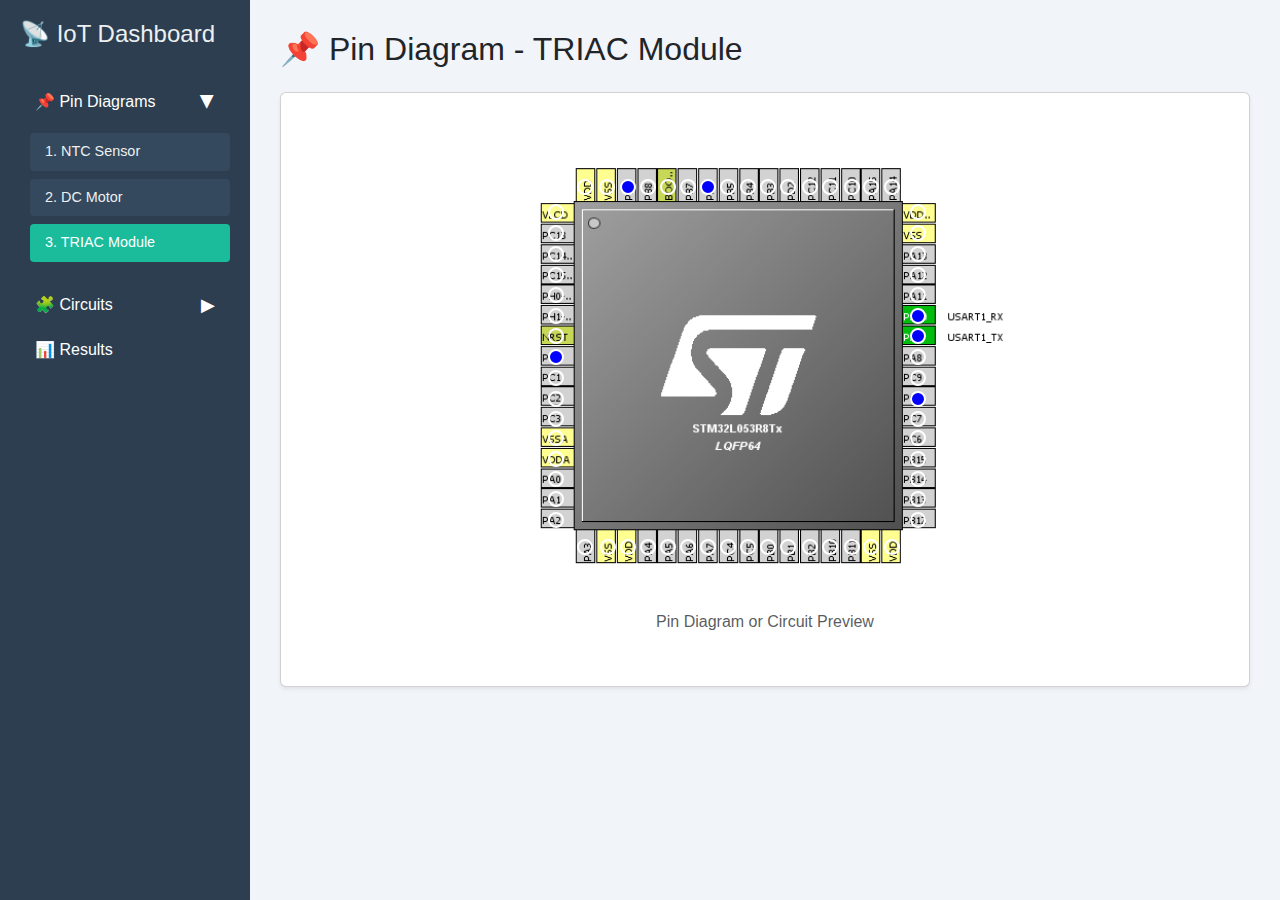
<file: Pin_Diagrams/pin_diagram_tric.html>
<!DOCTYPE html>
<html lang="en">

<head>
    <meta charset="UTF-8" />
    <meta name="viewport" content="width=device-width, initial-scale=1" />
    <title>IoT Embedded System Dashboard</title>

    <link href="https://cdn.jsdelivr.net/npm/bootstrap@5.3.3/dist/css/bootstrap.min.css" rel="stylesheet" />
    <link rel="stylesheet" href="../style.css">
</head>

<body>
    <div class="d-flex">
        <!-- Sidebar -->
        <div class="sidebar">
            <h4><a href="../project.html" style="all: unset; cursor: pointer;">📡 IoT Dashboard</a></h4>
            <ul class="nav flex-column">
                <li class="nav-item">
                    <a class="nav-link active toggle-btn">📌 Pin Diagrams <span class="toggle-icon rotate">▶</span></a>
                    <ul class="submenu open">
                        <li><a href="pin_diagram_ntc.html">1. NTC Sensor</a></li>
                        <li><a href="pin_diagram_dcmotor.html">2. DC Motor</a></li>
                        <li><a  class="active" href="pin_diagram_tric.html">3. TRIAC Module</a></li>
                    </ul>
                </li>
                <li class="nav-item">
                    <a class="nav-link toggle-btn">🧩 Circuits <span class="toggle-icon">▶</span></a>
                    <ul class="submenu">
                        <li><a href="../Circuits/circuit_ntc.html">1. NTC Sensor</a></li>
                        <li><a href="../Circuits/circuit_dcmotor.html">2. DC Motor</a></li>
                        <li><a href="../Circuits/circuit_tric.html">3. TRIAC Module</a></li>
                    </ul>
                </li>
                <li class="nav-item">
                    <a class="nav-link" href="../Results/result_ntc.html">📊 Results</a>
                </li>
            </ul>
        </div>

        <!-- Main Content -->
        <div class="main-content">
            <h2>📌 Pin Diagram - TRIAC Module</h2>

            <div class="card mt-4 shadow-sm">
                <div class="card-body text-center">
                    <div class="pin-map-container">
                        <img src="../Assets/pin_image.png" alt="Pin Diagram" class="img-fluid">

                        <!-- Example Pin Positions -->
                        <div class="pin-button" style="top: 50px; left: 62px;" data-pin="VDD"></div>
                        <div class="pin-button" style="top: 50px; left: 84px;" data-pin="VSS"></div>
                        <div class="pin-button active" style="top: 50px; left: 105px;" data-pin="PB9"></div>
                        <div class="pin-button" style="top: 50px; left: 125px;" data-pin="PB8"></div>
                        <div class="pin-button" style="top: 50px; left: 145px;" data-pin="BOOT0"></div>
                        <div class="pin-button" style="top: 50px; left: 165px;" data-pin="PB7"></div>
                        <div class="pin-button active" style="top: 50px; left: 185px;" data-pin="PB6"></div>
                        <div class="pin-button" style="top: 50px; left: 205px;" data-pin="PB5"></div>
                        <div class="pin-button" style="top: 50px; left: 225px;" data-pin="PB4"></div>
                        <div class="pin-button" style="top: 50px; left: 245px;" data-pin="PB3"></div>
                        <div class="pin-button" style="top: 50px; left: 265px;" data-pin="PD2"></div>
                        <div class="pin-button" style="top: 50px; left: 287px;" data-pin="PC12"></div>
                        <div class="pin-button" style="top: 50px; left: 307PX;" data-pin="PC11"></div>
                        <div class="pin-button" style="top: 50px; left: 329px;" data-pin="PC10"></div>
                        <div class="pin-button" style="top: 50px; left: 348px;" data-pin="PA15"></div>
                        <div class="pin-button" style="top: 50px; left: 369px;" data-pin="PA14"></div>

                        <div class="pin-button" style="top: 410PX; left: 62px;" data-pin="PA3"></div>
                        <div class="pin-button" style="top: 410px; left: 85px;" data-pin="VSS"></div>
                        <div class="pin-button" style="top: 410px; left: 105px;" data-pin="VDD"></div>
                        <div class="pin-button" style="top: 410px; left: 125px;" data-pin="PA4"></div>
                        <div class="pin-button" style="top: 410px; left: 145px;" data-pin="PA5"></div>
                        <div class="pin-button" style="top: 410PX; left: 165px;" data-pin="PA6"></div>
                        <div class="pin-button" style="top: 410px; left: 185px;" data-pin="PA7"></div>
                        <div class="pin-button" style="top: 410px; left: 205px;" data-pin="PC4"></div>
                        <div class="pin-button" style="top: 410px; left: 225px;" data-pin="PC5"></div>
                        <div class="pin-button" style="top: 410px; left: 245px;" data-pin="PB0"></div>
                        <div class="pin-button" style="top: 410PX; left: 265px;" data-pin="PB1"></div>
                        <div class="pin-button" style="top: 410px; left: 287px;" data-pin="PB2"></div>
                        <div class="pin-button" style="top: 410px; left: 307PX;" data-pin="PB10"></div>
                        <div class="pin-button" style="top: 410px; left: 329px;" data-pin="PB11"></div>
                        <div class="pin-button" style="top: 410px; left: 348px;" data-pin="VSS"></div>
                        <div class="pin-button" style="top: 410PX; left: 369px;" data-pin="VDD"></div>

                        <div class="pin-button" style="top: 75PX; left:33px;" data-pin="VDD"></div>
                        <div class="pin-button" style="top: 96px; left: 33px;" data-pin="PC13"></div>
                        <div class="pin-button" style="top: 117px; left: 33px;" data-pin="PC14"></div>
                        <div class="pin-button" style="top: 138px; left: 33px;" data-pin="PC15"></div>
                        <div class="pin-button" style="top: 158px; left: 33px;" data-pin="PF0"></div>
                        <div class="pin-button" style="top: 179PX; left: 33px;" data-pin="PF1"></div>
                        <div class="pin-button" style="top: 199px; left: 33px;" data-pin="NRST"></div>
                        <div class="pin-button active" style="top: 220px; left: 33px;" data-pin="PC0"></div>
                        <div class="pin-button" style="top: 241px; left: 33px;" data-pin="PC1"></div>
                        <div class="pin-button" style="top: 262px; left: 33px;" data-pin="PC2"></div>
                        <div class="pin-button" style="top: 282PX; left: 33px;" data-pin="PC3"></div>
                        <div class="pin-button" style="top: 301px; left: 33px;" data-pin="VSSA"></div>
                        <div class="pin-button" style="top: 322px; left: 33PX;" data-pin="VDDA"></div>
                        <div class="pin-button" style="top: 342px; left: 33px;" data-pin="PA0"></div>
                        <div class="pin-button" style="top: 362px; left: 33px;" data-pin="PA1"></div>
                        <div class="pin-button" style="top: 383PX; left: 33px;" data-pin="PA2"></div>

                        <div class="pin-button" style="top: 75PX; left: 395px;" data-pin="VDD"></div>
                        <div class="pin-button" style="top: 96px; left: 395px;" data-pin="VSS"></div>
                        <div class="pin-button" style="top: 117px; left: 395px;" data-pin="PA13"></div>
                        <div class="pin-button" style="top: 138px; left: 395px;" data-pin="PA12"></div>
                        <div class="pin-button" style="top: 158px; left: 395px;" data-pin="PA11"></div>
                        <div class="pin-button active" style="top: 179PX; left: 395px;" data-pin="PA10"></div>
                        <div class="pin-button active" style="top: 199px; left: 395px;" data-pin="PA9"></div>
                        <div class="pin-button" style="top: 220px; left: 395px;" data-pin="PA8"></div>
                        <div class="pin-button" style="top: 241px; left: 395px;" data-pin="PC9"></div>
                        <div class="pin-button active" style="top: 262px; left: 395px;" data-pin="PC8"></div>
                        <div class="pin-button" style="top: 282PX; left: 395px;" data-pin="PC7"></div>
                        <div class="pin-button" style="top: 301px; left: 395px;" data-pin="PC6"></div>
                        <div class="pin-button" style="top: 322px; left: 395PX;" data-pin="PB15"></div>
                        <div class="pin-button" style="top: 342px; left: 395px;" data-pin="PB14"></div>
                        <div class="pin-button" style="top: 362px; left: 395px;" data-pin="PB13"></div>
                        <div class="pin-button" style="top: 383PX; left: 395px;" data-pin="PB12"></div>



                        <p class="text-muted mt-3">Pin Diagram or Circuit Preview</p>
                    </div>
                </div>
            </div>
        </div>
    </div>

    <!-- Pin Info Modal -->
    <div class="modal fade" id="pinModal" tabindex="-1" aria-labelledby="pinModalLabel" aria-hidden="true">
        <div class="modal-dialog">
            <div class="modal-content">
                <div class="modal-header">
                    <h5 class="modal-title" id="pinModalLabel">Pin Details</h5>
                    <button type="button" class="btn-close" data-bs-dismiss="modal" aria-label="Close"></button>
                </div>
                <div class="modal-body" id="pinInfo">
                    <!-- Pin info will appear here -->
                </div>
            </div>
        </div>
    </div>

    <!-- Bootstrap JS -->
    <script src="https://cdn.jsdelivr.net/npm/bootstrap@5.3.3/dist/js/bootstrap.bundle.min.js"></script>

    <script src="../pinDetails.js"></script>

    <!-- Sidebar Toggle Logic -->
    <script>
        console.log("here i am : ", pinDetails);

        document.querySelectorAll('.toggle-btn').forEach(button => {
            button.addEventListener('click', function () {
                const submenu = this.nextElementSibling;
                const icon = this.querySelector('.toggle-icon');
                submenu.classList.toggle('open');
                icon.classList.toggle('rotate');
            });
        });


        document.querySelectorAll('.pin-button').forEach(button => {
            button.addEventListener('click', () => {
                const pin = button.getAttribute('data-pin');
                const details = pinDetails[pin] || [];

                let html = '';
                if (details.length === 0) {
                    html = '<p>No information available for this pin.</p>';
                } else {
                    html += '<ul class="list-group">';
                    details.forEach(d => {
                        html += `<li class="list-group-item"><strong>${d.name}</strong>: ${d.description}</li>`;
                    });
                    html += '</ul>';
                }

                document.getElementById('pinModalLabel').textContent = `Pin: ${pin}`;
                document.getElementById('pinInfo').innerHTML = html;

                const modal = new bootstrap.Modal(document.getElementById('pinModal'));
                modal.show();
            });
        });

    </script>


</body>

</html>
</file>
<file: style.css>
body {
  font-family: 'Segoe UI', sans-serif;
  background-color: #f1f4f8;
  margin: 0;
}

.d-flex {
  display: flex;
  min-height: 100vh;
}

.sidebar {
  min-height: 100vh;
  background-color: #2c3e50;
  color: white;
  padding: 20px;
  width: 250px;
  transition: all 0.3s;
}

.sidebar h4 {
  color: #ecf0f1;
  margin-bottom: 30px;
}

.nav-link {
  color: #ffffff;
  font-weight: 500;
  padding: 10px 15px;
  border-radius: 5px;
  cursor: pointer;
  display: flex;
  justify-content: space-between;
  align-items: center;
  text-decoration: none;
}

.nav-link:hover {
  background-color: #1abc9c;
  color: #fff;
}

.submenu {
  list-style: none;
  padding-left: 10px;
  margin: 0;
  max-height: 0;
  overflow: hidden;
  transition: max-height 0.3s ease;
}

.submenu.open {
  max-height: 500px;
  margin-bottom: 20px;
  /* enough height for smooth transition */
}

.submenu li {
  margin-top: 8px;
}

.submenu li a {
  display: block;
  background-color: #34495e;
  color: #ecf0f1;
  padding: 8px 15px;
  border-radius: 4px;
  font-size: 0.9rem;
  text-decoration: none;
  transition: background-color 0.3s ease;
}

.submenu li a:hover,
.submenu li a.active {
  background-color: #1abc9c;
  color: white;
}

.toggle-icon {
  font-size: 1.1rem;
  transition: transform 0.3s ease;
}

.toggle-icon.rotate {
  transform: rotate(90deg);
}

.main-content {
  flex-grow: 1;
  padding: 30px;
}


@media (max-width: 768px) {
  .d-flex {
    flex-direction: column;
  }

  .sidebar {
    width: 100%;
    min-height: auto;
  }
}

.pin-map-container {
  position: relative;
  max-width: 800px;
  margin: 20px auto;
  display: inline-block;
}

.pin-map-container img {
  width: 500px;
  height: auto;
}

.pin-button {
  position: absolute;
  width: 16px;
  height: 16px;
  background-color: transparent;
  border-radius: 50%;
  cursor: pointer;
  border: 2px solid #fff;
  transition: transform 0.2s;
}

.pin-button.active {
   background-color: blue;
}

.pin-button:hover {
  transform: scale(1.3);
}
</file>
